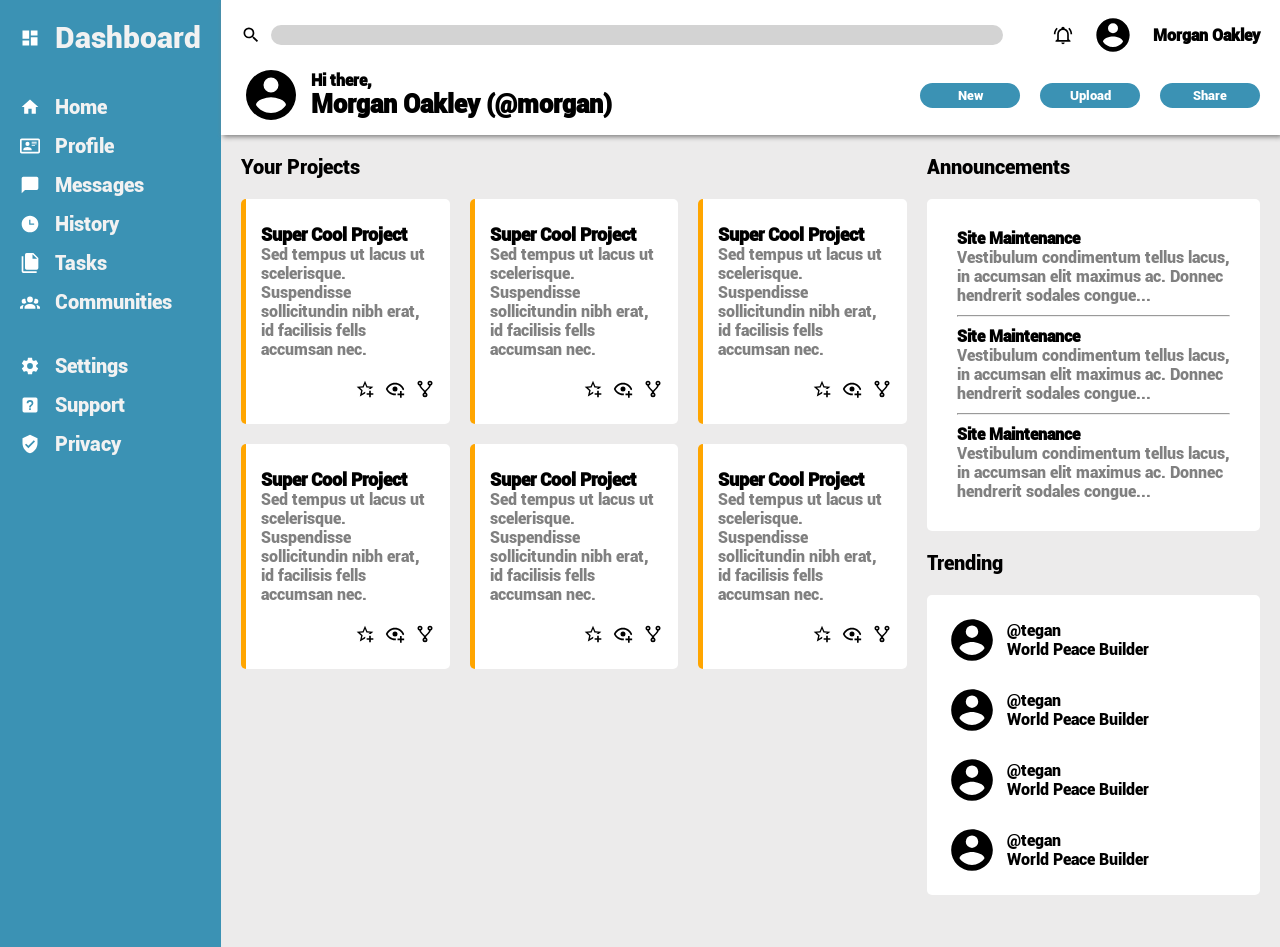
<file: index.html>
<!DOCTYPE html>
<html lang="en">
<head>
  <meta charset="UTF-8">
  <meta name="viewport" content="width=device-width, initial-scale=1.0">
  <link rel="stylesheet" href="style.css">
  <title>Document</title>
</head>
<body>
  <div class="container">
    <div class="sidebar">
      <div class="heading">
        <img src="./icons/dashboard.svg" style="filter: invert(1);">
        <span>Dashboard</span>
      </div>
      <div class="main-hub">
        <div>
          <img src="./icons/home.svg" style="filter: invert(1);">
          <span>Home</span>
        </div>
        <div>
          <img src="./icons/profile.svg" style="filter: invert(1);">
          <span>Profile</span>
        </div>
        <div>
          <img src="./icons/messages.svg" style="filter: invert(1);">
          <span>Messages</span>
        </div>
        <div>
          <img src="./icons/history.svg" style="filter: invert(1);">
          <span>History</span>
        </div>
        <div>
          <img src="./icons/tasks.svg" style="filter: invert(1);">
          <span>Tasks</span>
        </div>
        <div>
          <img src="./icons/communities.svg" style="filter: invert(1);">
          <span>Communities</span>
        </div>
      </div>
      <div class="account-and-help">
        <div>
          <img src="./icons/settings.svg" style="filter: invert(1);">
          <span>Settings</span>
        </div>
        <div>
          <img src="./icons/support.svg" style="filter: invert(1);">
          <span>Support</span>
        </div>
        <div>
          <img src="./icons/privacy.svg" style="filter: invert(1);">
          <span>Privacy</span>
        </div>
      </div>
    </div>
    <div class="header">
      <div class="top">
        <div class="left">
          <img src="./icons/search.svg" alt="">
          <input type="search">
        </div>
        <div class="right">
          <img src="./icons/notifications.svg" alt="">
          <img src="./icons/account-circle.svg" alt="" class="profile-icon">
          <div>Morgan Oakley</div>
        </div>
      </div>
      <div class="bottom">
        <div class="left">
          <img src="./icons/account-circle.svg" alt="">
          <div class="text">
            <div class="text-top">Hi there,</div>
            <div class="text-bottom">Morgan Oakley (@morgan)</div>
          </div>
        </div>
        <div class="right">
          <button>New</button>
          <button>Upload</button>
          <button>Share</button>
        </div>
      </div>
    </div>
    <div class="main">
      <div class="projects">
        <div class="heading">Your Projects</div>
        <div class="project-container">
          <div class="card">
            <div class="title">Super Cool Project</div>
            <p>Sed tempus ut lacus ut scelerisque. Suspendisse sollicitundin nibh erat, id facilisis fells accumsan nec.</p>
            <div class="icon-container">
              <img src="./icons/star-plus-outline.svg" alt="">
              <img src="./icons/eye-plus-outline.svg" alt="">
              <img src="./icons/source-fork.svg" alt="">
            </div>
          </div>
          <div class="card">
            <div class="title">Super Cool Project</div>
            <p>Sed tempus ut lacus ut scelerisque. Suspendisse sollicitundin nibh erat, id facilisis fells accumsan nec.</p>
            <div class="icon-container">
              <img src="./icons/star-plus-outline.svg" alt="">
              <img src="./icons/eye-plus-outline.svg" alt="">
              <img src="./icons/source-fork.svg" alt="">
            </div>
          </div>
          <div class="card">
            <div class="title">Super Cool Project</div>
            <p>Sed tempus ut lacus ut scelerisque. Suspendisse sollicitundin nibh erat, id facilisis fells accumsan nec.</p>
            <div class="icon-container">
              <img src="./icons/star-plus-outline.svg" alt="">
              <img src="./icons/eye-plus-outline.svg" alt="">
              <img src="./icons/source-fork.svg" alt="">
            </div>
          </div>
          <div class="card">
            <div class="title">Super Cool Project</div>
            <p>Sed tempus ut lacus ut scelerisque. Suspendisse sollicitundin nibh erat, id facilisis fells accumsan nec.</p>
            <div class="icon-container">
              <img src="./icons/star-plus-outline.svg" alt="">
              <img src="./icons/eye-plus-outline.svg" alt="">
              <img src="./icons/source-fork.svg" alt="">
            </div>
          </div>
          <div class="card">
            <div class="title">Super Cool Project</div>
            <p>Sed tempus ut lacus ut scelerisque. Suspendisse sollicitundin nibh erat, id facilisis fells accumsan nec.</p>
            <div class="icon-container">
              <img src="./icons/star-plus-outline.svg" alt="">
              <img src="./icons/eye-plus-outline.svg" alt="">
              <img src="./icons/source-fork.svg" alt="">
            </div>
          </div>
          <div class="card">
            <div class="title">Super Cool Project</div>
            <p>Sed tempus ut lacus ut scelerisque. Suspendisse sollicitundin nibh erat, id facilisis fells accumsan nec.</p>
            <div class="icon-container">
              <img src="./icons/star-plus-outline.svg" alt="">
              <img src="./icons/eye-plus-outline.svg" alt="">
              <img src="./icons/source-fork.svg" alt="">
            </div>
          </div>
        </div>
      </div>
      <div class="announcements">
        <div class="heading">Announcements</div>
        <div class="announcement-container">
          <div class="card">
            <div class="title">Site Maintenance</div>
            <p>Vestibulum condimentum tellus lacus, in accumsan elit maximus ac. Donnec hendrerit sodales congue...</p>
          </div>
          <hr>
          <div class="card">
            <div class="title">Site Maintenance</div>
            <p>Vestibulum condimentum tellus lacus, in accumsan elit maximus ac. Donnec hendrerit sodales congue...</p>
          </div>
          <hr>
          <div class="card">
            <div class="title">Site Maintenance</div>
            <p>Vestibulum condimentum tellus lacus, in accumsan elit maximus ac. Donnec hendrerit sodales congue...</p>
          </div>
        </div>
      </div>
      <div class="trending">
        <div class="heading">Trending</div>
        <div class="trending-container">
          <div class="card">
            <img src="./icons/account-circle.svg" alt="">
            <div>
              <div>@tegan</div>
              <div>World Peace Builder</div>
            </div>
          </div>
          <div class="card">
            <img src="./icons/account-circle.svg" alt="">
            <div>
              <div>@tegan</div>
              <div>World Peace Builder</div>
            </div>
          </div>
          <div class="card">
            <img src="./icons/account-circle.svg" alt="">
            <div>
              <div>@tegan</div>
              <div>World Peace Builder</div>
            </div>
          </div>
          <div class="card">
            <img src="./icons/account-circle.svg" alt="">
            <div>
              <div>@tegan</div>
              <div>World Peace Builder</div>
            </div>
          </div>
        </div>
      </div>
    </div>
  </div>
</body>
</html>
</file>
<file: style.css>
@font-face {
  font-family: 'Roboto';
  src: url('Roboto-Black.woff2')format('woff2'), url('Roboto-Black.woff')format('woff');
  font-weight: normal;
  font-style: normal;
}

* {
  margin: 0;
  padding: 0;
  font-family: 'Roboto';
}

img {
  width: 20px;
}

.container {
  display: grid;
  grid-template: auto 1fr / auto 1fr;
  grid-template-areas:
    "sidebar header"
    "sidebar main";
}

.sidebar {
  padding: 20px;
  grid-area: sidebar;
  display: flex;
  flex-direction: column;
  gap: 40px;
  background-color: rgb(59, 146, 180);
  color: rgb(242, 242, 242);
}

.sidebar > div {
  font-size: 20px;
  display: flex;
  flex-direction: column;
  gap: 15px;
}

.sidebar > div > div {
  display: flex;
  align-items: center;
}

.sidebar img {
  padding-right: 15px;
}

.sidebar > .heading {
  flex-direction: row;
  align-items: center;
  gap: 0;
  font-size: 30px;
}

.header {
  grid-area: header;
  box-shadow: 2px 2px 5px grey;
  z-index: 1;
}

.header > div {
  display: grid;
}

.header > .top {
  padding: 15px 20px 0 20px;
  grid-template-columns: 1fr auto;
  gap: 50px;
  align-items: center;
}

.header > .top > .left {
  display: flex;
  align-items: center;
  gap: 10px;
}

.header > .top > .left > input[type="search"] {
  flex-grow: 1;
  background-color: lightgrey;
  border: none;
  height: 20px;
  border-radius: 15px;
}

.header > .top > .right {
  display: flex;
  align-items: center;
  gap: 20px;
  font-weight: bold;
}

.header > .top > .right > .profile-icon {
  width: 40px;
}

.header > .bottom {
  display: grid;
  grid-template-columns: 2fr 1fr;
  padding: 10px 20px;
}

.header > .bottom > .left {
  display: flex;
  gap: 10px;
  align-items: center;
}

.header > .bottom > .left > img {
  width: 60px;
}

.header > .bottom > .left > .text {
  font-weight: bold;
}

.header > .bottom > .left > .text > .text-bottom {
  font-size: 25px;
}

.header > .bottom > .right {
  display: grid;
  grid-auto-flow: column;
  grid-auto-columns: 1fr;
  align-items: center;
  gap: 20px;
}

.header > .bottom > .right > button {
  color: white;
  background-color: rgb(59, 146, 180);
  border: none;
  padding: 5px 0;
  border-radius: 15px;
}

.main {
  grid-area: main;
  display: grid;
  grid-template: 1fr 1fr / 2fr 1fr;
  grid-template-areas:
    "projects announcements"
    "projects trending";
  padding: 20px;
  gap: 20px;
  background: rgb(236, 235, 235);
}

.main > div > .heading {
  font-size: 20px;
  padding-bottom: 20px;
}

.main > .projects {
  grid-area: projects;
}

.main > .projects > .project-container {
  display: grid;
  grid-template-columns: repeat(auto-fill, minmax(200px, 1fr));
  gap: 20px;
}

.main > .projects > .project-container > .card {
  background-color: white;
  border-left: 5px solid orange;
  padding: 25px 15px;
  border-radius: 5px;
}

.main > .projects > .project-container > .card > .title {
  font-weight: bold;
  font-size: 18px;
}

.main > .projects > .project-container > .card > p {
  color: grey;
}

.main > .projects > .project-container > .card > .icon-container {
  display: flex;
  justify-content: flex-end;
  gap: 10px;
  margin-top: 20px;
}

.main > .announcements {
  grid-area: announcements;
}

.main > .announcements > .announcement-container {
  background-color: white;
  padding: 30px;
  display: grid;
  gap: 10px;
  border-radius: 5px;
}

.main > .announcements > .announcement-container > .card > .title {
  font-weight: bold;
}

.main > .announcements > .announcement-container > .card > p {
  color: grey;
}

.main > .trending {
  grid-area: trending;
}

.main > .trending > .trending-container {
  display: grid;
  gap: 20px;
  padding: 20px;
  background-color: white;
  border-radius: 5px;
}

.main > .trending > .trending-container > .card {
  display: flex;
  gap: 10px;
  align-items: center;
}

.main > .trending > .trending-container > .card > img {
  width: 50px;
}
</file>
